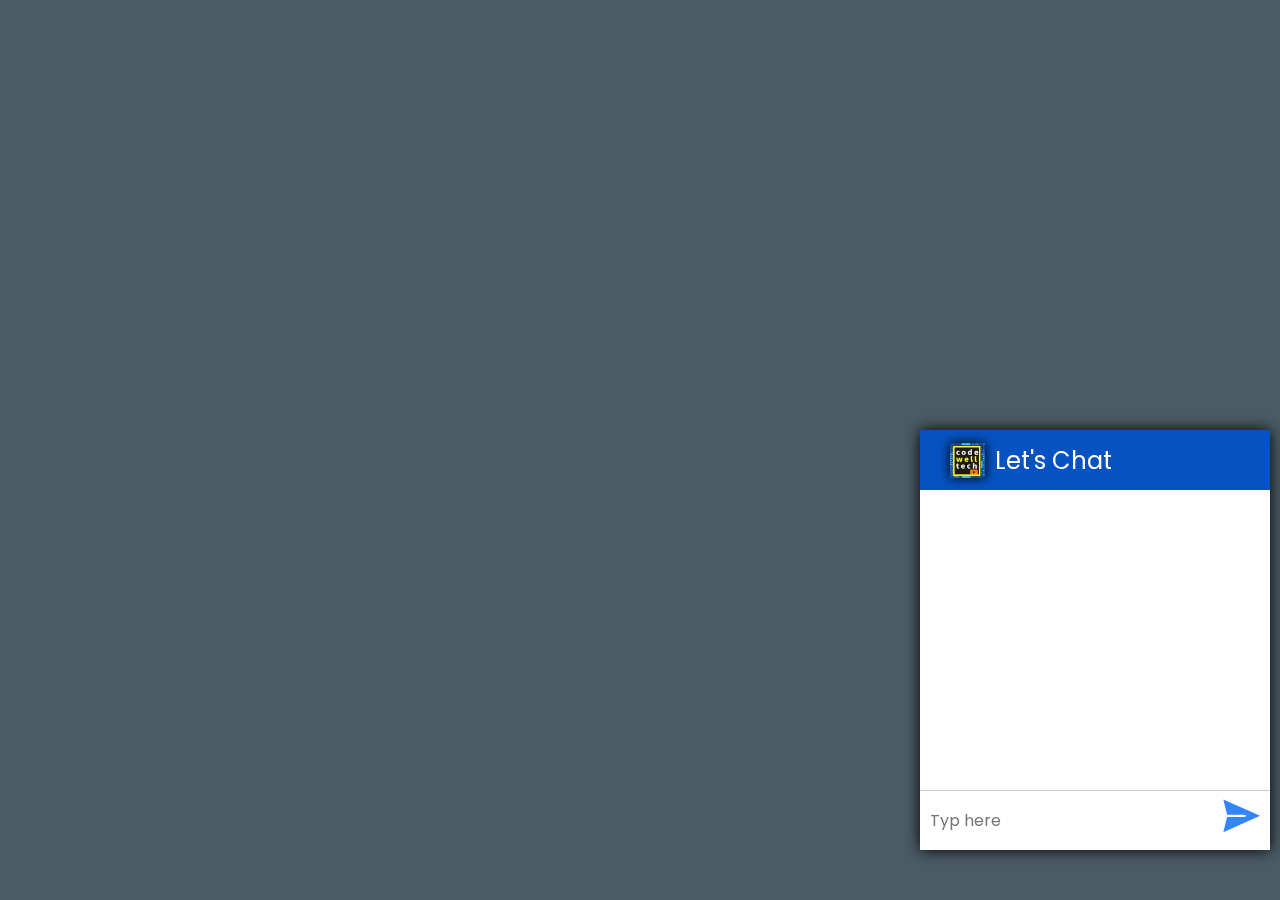
<file: sheRises/SheRises-main/sheRises/chatbot-css-js-1-main/chatbot-css-js-1-main/index.html>
<!DOCTYPE html>
<html lang="en">
  <head>
    <meta charset="UTF-8" />
    <meta http-equiv="X-UA-Compatible" content="IE=edge" />
    <meta name="viewport" content="width=device-width, initial-scale=1.0" />
    <title>Chatbot</title>
    <link rel="stylesheet" href="style.css" />
    <script src="response.js" defer></script>
    <script src="app.js" defer></script>
  </head>
  <body>
    <div class="container">
      <div class="chat-header">
        <div class="logo">
          <img src="images/cwt.jpg" alt="cwt" />
        </div>
        <div class="title">Let's Chat</div>
      </div>
      <div class="chat-body"></div>
      <div class="chat-input">
        <div class="input-sec">
          <input type="text" id="txtInput" placeholder="Typ here" autofocus />
        </div>
        <div class="send">
          <img src="images/send.svg" alt="send" />
        </div>
      </div>
    </div>
  </body>
</html>
</file>
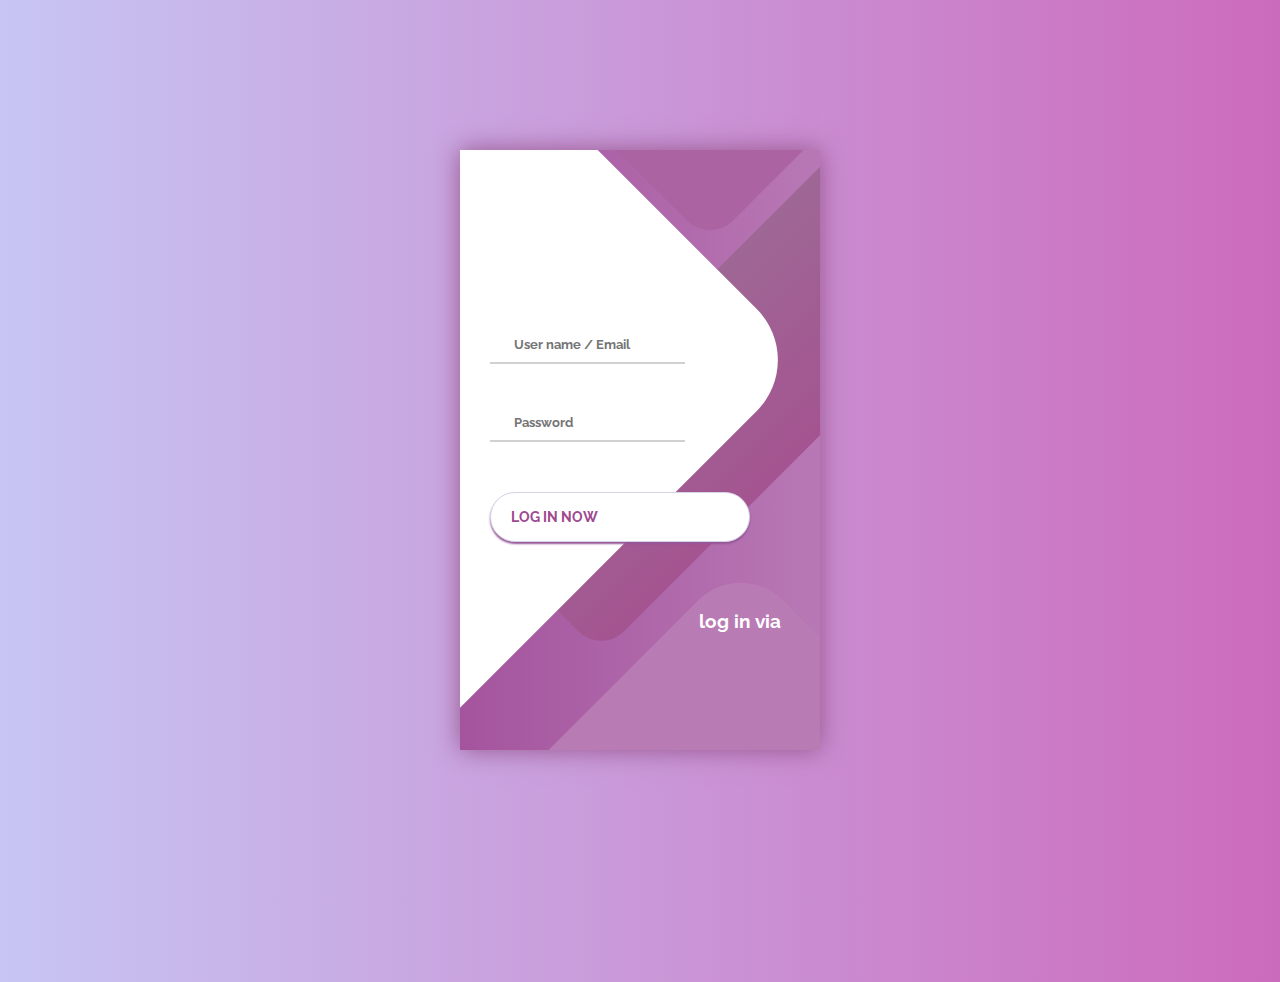
<file: sheRises/SheRises-main/sheRises/login copy/login.html>
<!doctype html>
<html lang="en">

<head>
    <!-- Required meta tags -->
    <meta charset="utf-8">
    <meta name="viewport" content="width=device-width, initial-scale=1">

    <!-- Font Awesome CDN  -->
    <link rel="stylesheet" href="https://cdnjs.cloudflare.com/ajax/libs/font-awesome/5.14.0/css/all.min.css"
        integrity="sha512-1PKOgIY59xJ8Co8+NE6FZ+LOAZKjy+KY8iq0G4B3CyeY6wYHN3yt9PW0XpSriVlkMXe40PTKnXrLnZ9+fkDaog=="
        crossorigin="anonymous" />

    <!-- CSS -->
    <link rel="stylesheet" href="style.css">

    <title>Awesome Login Form using HTML and CSS - Coding Torque</title>
</head>

<body>
    <div class="container">
        <div class="screen">
            <div class="screen__content">
                <form class="login">
                    <div class="login__field">
                        <i class="login__icon fas fa-user"></i>
                        <input type="text" class="login__input" placeholder="User name / Email">
                    </div>
                    <div class="login__field">
                        <i class="login__icon fas fa-lock"></i>
                        <input type="password" class="login__input" placeholder="Password">
                    </div>
                    <button class="button login__submit" >
                        <span class="button__text">Log In Now</span>
                        <i class="button__icon fas fa-chevron-right"></i>
                    </button>
                </form>
                <div class="social-login">
                    <h3>log in via</h3>
                    <div class="social-icons">
                        <a href="#" class="social-login__icon fab fa-instagram"></a>
                        <a href="#" class="social-login__icon fab fa-facebook"></a>
                        <a href="#" class="social-login__icon fab fa-twitter"></a>
                    </div>
                </div>
            </div>
            <div class="screen__background">
                <span class="screen__background__shape screen__background__shape4"></span>
                <span class="screen__background__shape screen__background__shape3"></span>
                <span class="screen__background__shape screen__background__shape2"></span>
                <span class="screen__background__shape screen__background__shape1"></span>
            </div>
        </div>
    </div>
</body>

</html>
</file>
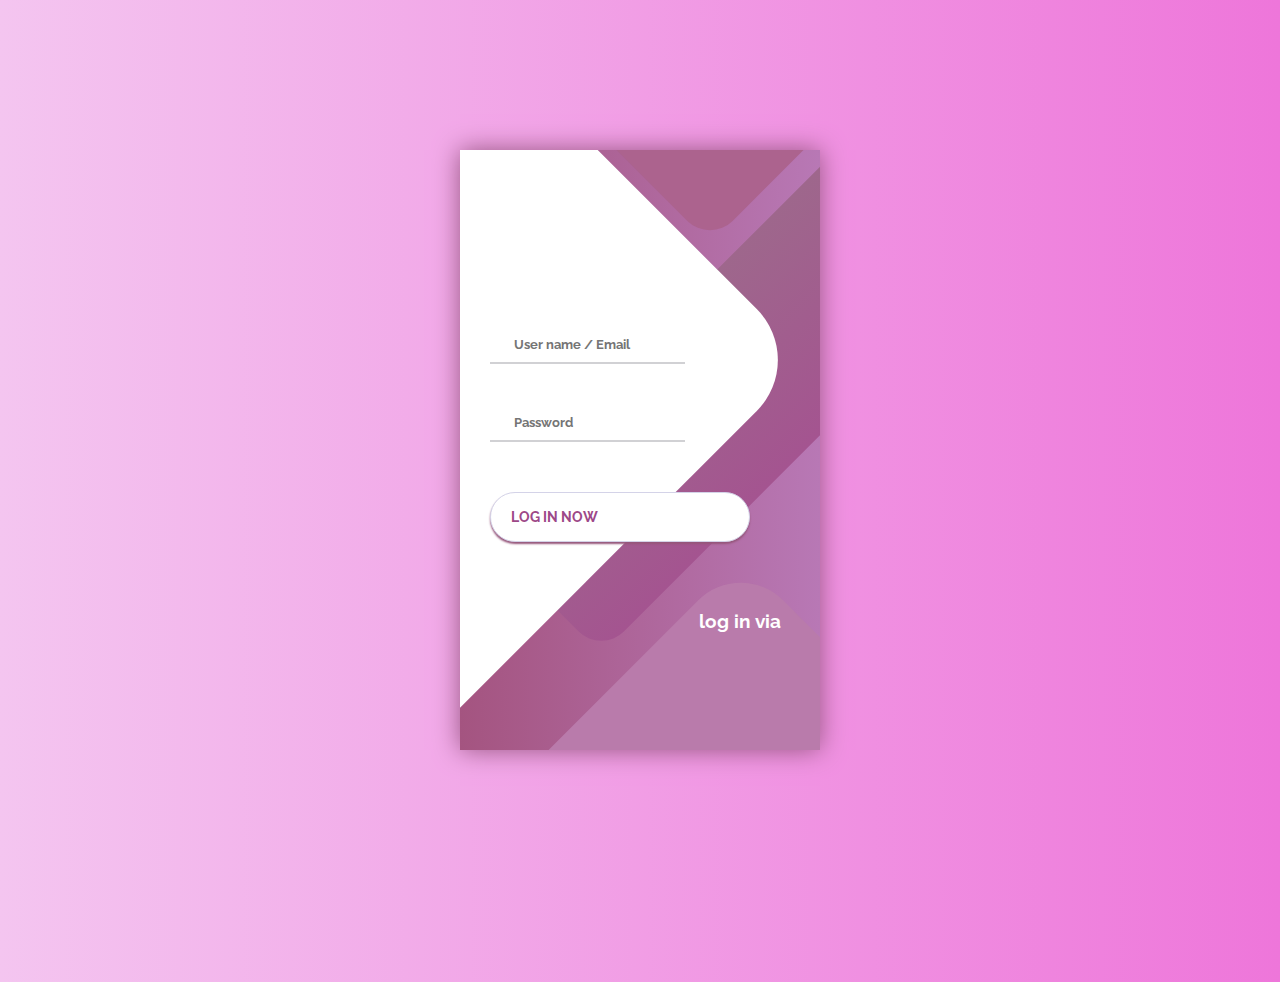
<file: sheRises/SheRises-main/sheRises/login/login.html>
<!doctype html>
<html lang="en">

<head>
    <!-- Required meta tags -->
    <meta charset="utf-8">
    <meta name="viewport" content="width=device-width, initial-scale=1">

    <!-- Font Awesome CDN  -->
    <link rel="stylesheet" href="https://cdnjs.cloudflare.com/ajax/libs/font-awesome/5.14.0/css/all.min.css"
        integrity="sha512-1PKOgIY59xJ8Co8+NE6FZ+LOAZKjy+KY8iq0G4B3CyeY6wYHN3yt9PW0XpSriVlkMXe40PTKnXrLnZ9+fkDaog=="
        crossorigin="anonymous" />

    <!-- CSS -->
    <link rel="stylesheet" href="style.css">

    <title>login</title>
</head>

<body>
    <div class="container">
        <div class="screen">
            <div class="screen__content">
                <form class="login">
                    <div class="login__field">
                        <i class="login__icon fas fa-user"></i>
                        <input type="text" class="login__input" placeholder="User name / Email">
                    </div>
                    <div class="login__field">
                        <i class="login__icon fas fa-lock"></i>
                        <input type="password" class="login__input" placeholder="Password">
                    </div>
                    <button class="button login__submit" >
                        <span class="button__text">Log In Now</span>
                        <i class="button__icon fas fa-chevron-right"></i>
                    </button>
                </form>
                <div class="social-login">
                    <h3>log in via</h3>
                    <div class="social-icons">
                        <a href="#" class="social-login__icon fab fa-instagram"></a>
                        <a href="#" class="social-login__icon fab fa-facebook"></a>
                        <a href="#" class="social-login__icon fab fa-twitter"></a>
                    </div>
                </div>
            </div>
            <div class="screen__background">
                <span class="screen__background__shape screen__background__shape4"></span>
                <span class="screen__background__shape screen__background__shape3"></span>
                <span class="screen__background__shape screen__background__shape2"></span>
                <span class="screen__background__shape screen__background__shape1"></span>
            </div>
        </div>
    </div>
</body>

</html>
</file>
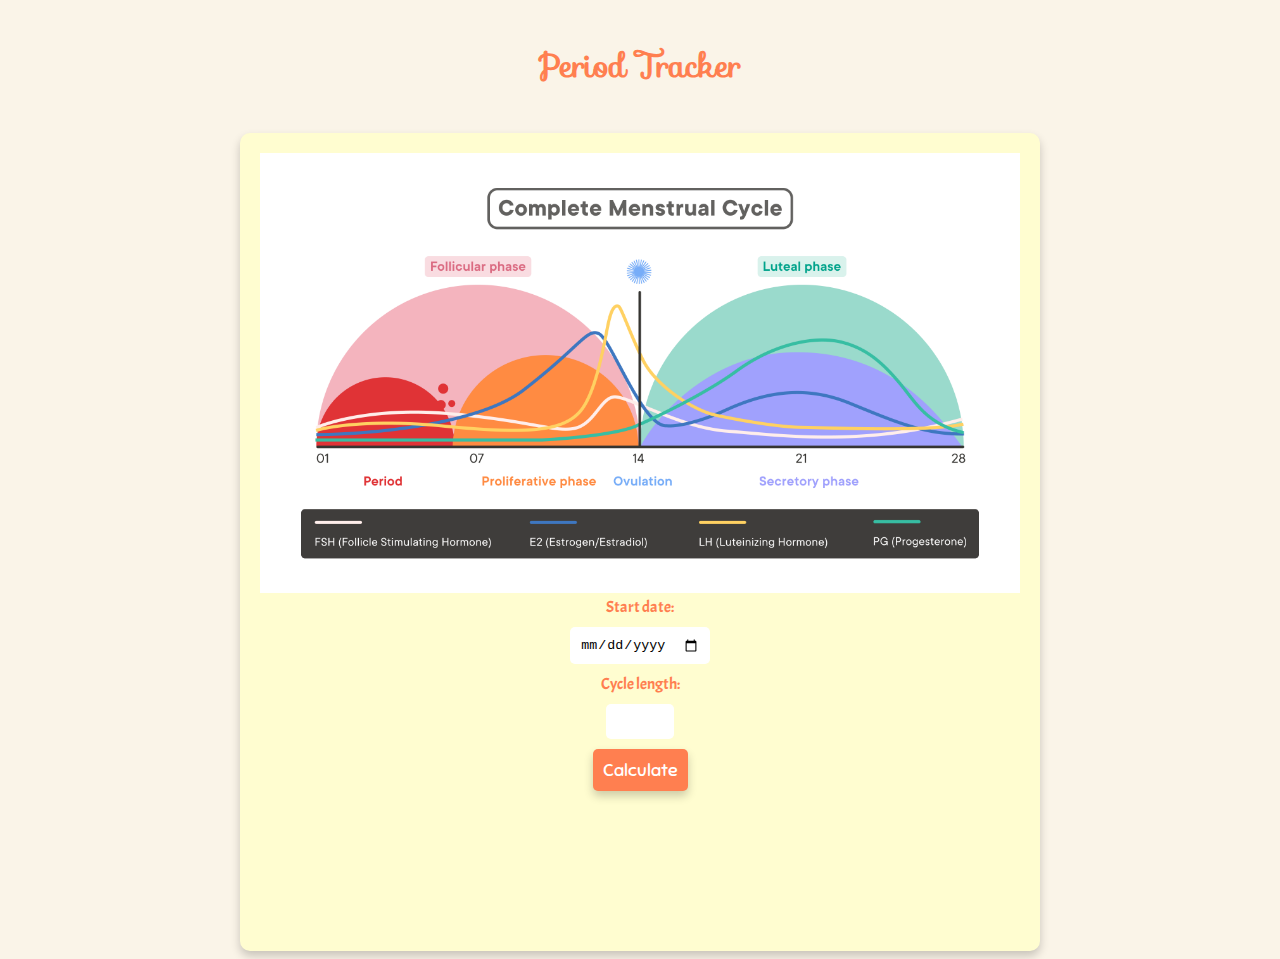
<file: sheRises/SheRises-main/sheRises/period/1.html>
<!DOCTYPE html>
<html>
    <head>
        <title>PeriodTracker</title>
        <link rel="stylesheet" href="./style.css"/>
        <link rel="stylesheet" href="../src/Style.css"/>
        <link rel="stylesheet" href="../src/mobile-style.css"/>
    </head>
    <body>
        
        <h1>Period Tracker</h1>
        
        <div class="container">
            <img src="../assets/cycle.png" alt="cycle.png" class="center">
            <form>
                <label for="startDate">Start date:</label>
                <input type="date" id="startDate" name="startDate">
                
                <label for="cycleLength">Cycle length:</label>
                <input type="number" id="cycleLength" name="cycleLength" min="21" max="35">
                <button type="button" onclick="calculateAndSuggest() ">Calculate</button>

                <!--<button onclick="calculateNextPeriod()">Calculate</button>-->
                
                <p id="nextPeriodDisplay"></p>
                <p id="phaseDisplay"></p>
                <p id="tipsDisplay"></p>
            </form>
        </div>       
        <script src="./script.js"></script>

    </body>
</html>
</file>
<file: sheRises/SheRises-main/sheRises/chatbot-css-js-1-main/chatbot-css-js-1-main/style.css>
@import url("https://fonts.googleapis.com/css2?family=Fira+Code:wght@400;500;600&family=Poppins:wght@200;300&display=swap");
* {
  margin: 0;
  padding: 0;
  box-sizing: border-box;
  font-family: "Poppins", sans-serif;
}
body {
  background: #4b5c66;
}
.container {
  --light-color: #fff;
  height: 420px;
  width: 350px;
  background: var(--light-color);
  position: fixed;
  bottom: 50px;
  right: 10px;
  box-shadow: 0px 0px 15px 0px black;
}
.chat-header {
  height: 60px;
  display: flex;
  align-items: center;
  padding: 0px 30px;
  background-color: #0652c0;
  color: var(--light-color);
  font-size: 1.5rem;
}

.chat-header .logo {
  height: 35px;
  width: 35px;
  box-shadow: 0px 0px 10px 0px black;
}
.chat-header img {
  height: 100%;
  width: 100%;
}
.chat-header .title {
  padding-left: 10px;
}
.chat-body {
  height: 300px;
  display: flex;
  flex-direction: column;
  padding: 8px 10px;
  align-items: flex-end;
  overflow-y: auto;
}
.chat-input {
  height: 60px;
  display: flex;
  align-items: center;
  border-top: 1px solid #ccc;
}
.input-sec {
  flex: 9;
}
.send {
  flex: 1;
  padding-right: 4px;
}
#txtInput {
  line-height: 30px;
  padding: 8px 10px;
  border: none;
  outline: none;
  caret-color: black;
  font-size: 1rem;
  width: 100%;
}

.chatbot-message,
.user-message {
  padding: 8px;
  background: #ccc;
  margin: 5px;
  width: max-content;
  border-radius: 10px 3px 10px 10px;
}
.chatbot-message {
  background: #0652c0;
  color: var(--light-color);
  align-self: flex-start;
  border-radius: 10px 10px 3px 10px;
}
</file>
<file: sheRises/SheRises-main/sheRises/login copy/style.css>
@import url("https://fonts.googleapis.com/css?family=Raleway:400,700");

* {
  box-sizing: border-box;
  margin: 0;
  padding: 0;
  font-family: Raleway, sans-serif;
}

body {
  background: linear-gradient(90deg, #c7c5f4, #cc6bbc);
}

.container {
  display: flex;
  align-items: center;
  justify-content: center;
  min-height: 100vh;
}

.screen {
  background: linear-gradient(90deg, #a4549d, #b878b5);
  position: relative;
  height: 600px;
  width: 360px;
  box-shadow: 0px 0px 24px #96568d;
}

.screen__content {
  z-index: 1;
  position: relative;
  height: 100%;
}

.screen__background {
  position: absolute;
  top: 0;
  left: 0;
  right: 0;
  bottom: 0;
  z-index: 0;
  -webkit-clip-path: inset(0 0 0 0);
  clip-path: inset(0 0 0 0);
}

.screen__background__shape {
  transform: rotate(45deg);
  position: absolute;
}

.screen__background__shape1 {
  height: 520px;
  width: 520px;
  background: #fff;
  top: -50px;
  right: 120px;
  border-radius: 0 72px 0 0;
}

.screen__background__shape2 {
  height: 220px;
  width: 220px;
  background: #ac63a2;
  top: -172px;
  right: 0;
  border-radius: 32px;
}

.screen__background__shape3 {
  height: 540px;
  width: 190px;
  background: linear-gradient(270deg, #a45490, #9e6795);
  top: -24px;
  right: 0;
  border-radius: 32px;
}

.screen__background__shape4 {
  height: 400px;
  width: 200px;
  background: #b97bb4;
  top: 420px;
  right: 50px;
  border-radius: 60px;
}

.login {
  width: 320px;
  padding: 30px;
  padding-top: 156px;
}

.login__field {
  padding: 20px 0px;
  position: relative;
}

.login__icon {
  position: absolute;
  top: 30px;
  color: #b575b0;
}

.login__input {
  border: none;
  border-bottom: 2px solid #d1d1d4;
  background: none;
  padding: 10px;
  padding-left: 24px;
  font-weight: 700;
  width: 75%;
  transition: 0.2s;
}

.login__input:active,
.login__input:focus,
.login__input:hover {
  outline: none;
  border-bottom-color: #9e679a;
}

.login__submit {
  background: #fff;
  font-size: 14px;
  margin-top: 30px;
  padding: 16px 20px;
  border-radius: 26px;
  border: 1px solid #d4d3e8;
  text-transform: uppercase;
  font-weight: 700;
  display: flex;
  align-items: center;
  width: 100%;
  color: #9d488f;
  box-shadow: 0px 2px 2px #965696;
  cursor: pointer;
  transition: 0.2s;
}

.login__submit:active,
.login__submit:focus,
.login__submit:hover {
  border-color: #9e679e;
  outline: none;
}

.button__icon {
  font-size: 24px;
  margin-left: auto;
  color: #b575ad;
}

.social-login {
  position: absolute;
  height: 140px;
  width: 160px;
  text-align: center;
  bottom: 0px;
  right: 0px;
  color: #fff;
}

.social-icons {
  display: flex;
  align-items: center;
  justify-content: center;
}

.social-login__icon {
  padding: 20px 10px;
  color: #fff;
  text-decoration: none;
  text-shadow: 0px 0px 8px #b575ad;
}

.social-login__icon:hover {
  transform: scale(1.5);
}
</file>
<file: sheRises/SheRises-main/sheRises/login/style.css>
@import url("https://fonts.googleapis.com/css?family=Raleway:400,700");

* {
  box-sizing: border-box;
  margin: 0;
  padding: 0;
  font-family: Raleway, sans-serif;
}

body {
  background: linear-gradient(90deg, #f4c5f0, #ee76da);
}

.container {
  display: flex;
  align-items: center;
  justify-content: center;
  min-height: 100vh;
}

.screen {
  background: linear-gradient(90deg, #a45480, #b878b5);
  position: relative;
  height: 600px;
  width: 360px;
  box-shadow: 0px 0px 24px #965681;
}

.screen__content {
  z-index: 1;
  position: relative;
  height: 100%;
}

.screen__background {
  position: absolute;
  top: 0;
  left: 0;
  right: 0;
  bottom: 0;
  z-index: 0;
  -webkit-clip-path: inset(0 0 0 0);
  clip-path: inset(0 0 0 0);
}

.screen__background__shape {
  transform: rotate(45deg);
  position: absolute;
}

.screen__background__shape1 {
  height: 520px;
  width: 520px;
  background: #fff;
  top: -50px;
  right: 120px;
  border-radius: 0 72px 0 0;
}

.screen__background__shape2 {
  height: 220px;
  width: 220px;
  background: #ac638e;
  top: -172px;
  right: 0;
  border-radius: 32px;
}

.screen__background__shape3 {
  height: 540px;
  width: 190px;
  background: linear-gradient(270deg, #a45490, #9e678c);
  top: -24px;
  right: 0;
  border-radius: 32px;
}

.screen__background__shape4 {
  height: 400px;
  width: 200px;
  background: #b97bab;
  top: 420px;
  right: 50px;
  border-radius: 60px;
}

.login {
  width: 320px;
  padding: 30px;
  padding-top: 156px;
}

.login__field {
  padding: 20px 0px;
  position: relative;
}

.login__icon {
  position: absolute;
  top: 30px;
  color: #b575aa;
}

.login__input {
  border: none;
  border-bottom: 2px solid #d1d1d4;
  background: none;
  padding: 10px;
  padding-left: 24px;
  font-weight: 700;
  width: 75%;
  transition: 0.2s;
}

.login__input:active,
.login__input:focus,
.login__input:hover {
  outline: none;
  border-bottom-color: #9e6792;
}

.login__submit {
  background: #fff;
  font-size: 14px;
  margin-top: 30px;
  padding: 16px 20px;
  border-radius: 26px;
  border: 1px solid #d4d3e8;
  text-transform: uppercase;
  font-weight: 700;
  display: flex;
  align-items: center;
  width: 100%;
  color: #9d4888;
  box-shadow: 0px 2px 2px #96567b;
  cursor: pointer;
  transition: 0.2s;
}

.login__submit:active,
.login__submit:focus,
.login__submit:hover {
  border-color: #9e679e;
  outline: none;
}

.button__icon {
  font-size: 24px;
  margin-left: auto;
  color: #b575ad;
}

.social-login {
  position: absolute;
  height: 140px;
  width: 160px;
  text-align: center;
  bottom: 0px;
  right: 0px;
  color: #fff;
}

.social-icons {
  display: flex;
  align-items: center;
  justify-content: center;
}

.social-login__icon {
  padding: 20px 10px;
  color: #fff;
  text-decoration: none;
  text-shadow: 0px 0px 8px #b575a7;
}

.social-login__icon:hover {
  transform: scale(1.5);
}
</file>
<file: sheRises/SheRises-main/sheRises/period/style.css>
@import url("https://fonts.googleapis.com/css?family=Sofia");
@import url("https://fonts.googleapis.com/css?family=Acme|Lobster|Patua+One|Rubik|Sniglet");

body{
    background-color: #FAF4E8;
    font-family: 'Rubik', sans-serif;
}

h1{
    font-family: 'Sofia', cursive;
    text-align: center;
    padding: 20px;
    color: #FF7F50;
}

img {
    max-width: 100%;
    height: auto;
  }

.container{
    width: 800px;
    margin: auto;
    background-color: #FFFDD0;
    padding: 20px;
    border-radius: 10px;
    box-shadow: 0px 5px 10px rgba(0,0,0,0.2);
}

form{
    display: flex;
    flex-direction: column;
    justify-content: center;
    align-items: center;
}

label{
    font-family: 'Acme', sans-serif;
    font-size: 16px;
    margin-bottom: 10px;
    color: #FF7F50;
}

input[type="date"], input[type="number"]{
    padding: 10px;
    border: none;
    border-radius: 5px;
    margin-bottom: 10px;
}

button{
    background-color: #FF7F50;
    color: white;
    border: none;
    border-radius: 5px;
    padding: 10px;
    font-family: 'Sniglet', cursive;
    font-size: 18px;
    margin-bottom: 20px;
    cursor: pointer;
    box-shadow: 0px 5px 10px rgba(0,0,0,0.2);
}

button:hover{
    background-color: #FFA07A;
}

#nextPeriodDisplay{
    font-family: 'Patua One', cursive;
    font-size: 20px;
    text-align: center;
    margin-top: 20px;
    color: #FF7F50;
}

#phaseDisplay{
    font-family: 'Patua One', cursive;
    font-size: 20px;
    text-align: center;
    margin-top: 20px;
    color: #FF7F50;
}
#tipsDisplay{
    font-family: 'Patua One', cursive;
    font-size: 20px;
    text-align: center;
    margin-top: 20px;
    color: #FF7F50;
}
</file>
<file: sheRises/SheRises-main/sheRises/src/Style.css>
@import url("https://fonts.googleapis.com/css?family=Acme|Lobster|Patua+One|Rubik|Sniglet");
* {
  box-sizing: border-box;
}
.mainheading {
  text-align: center;
  font-style: italic;
  font-family: 'Franklin Gothic Medium', 'Arial Narrow', Arial, sans-serif;
}
header,
section {
  overflow-x: hidden;
}

:root {
  --Sniglet-font: "Sniglet", cursive;
  --Rubik: "Rubik", cursive;
  --Patua: "Patua One", cursive;
  --Lobster: "lobster", cursive;
  --light-black: #2e2c2caf;
  --bggradient: linear-gradient(to bottom, #dd2476, #ff512f);
  --light-gray: rgba(255, 255, 255, 0.877);
}

header a {
  font-family: var(--Sniglet-font);
  font-size: 0.9em;
  color: whitesmoke;
}

.dropdown-content {
  display: none;
  position: absolute;
  background-color: #f1f1f1;
  min-width: 160px;
  box-shadow: 0px 2px 15px 0px rgba(0, 0, 0, 0.2);
  z-index: 1;
}

.dropdown-content a {
  color: black;
  padding: 12px 16px;
  text-decoration: none;
  display: block;
}

.dropdown-content a:hover {
  background-color: #ddd;
}

.dropdown:hover .dropdown-content {
  display: block;
}

header .nav-item:last-child {
  padding-right: 10.5em;
}

header .nav-item {
  padding: 0.9em;
}

header .navbar-brand {
  padding-left: 8rem;
}

header .nav-link:hover {
  color: black;
}

header .row .col-md-7 {
  padding: 22vmin 1vmin;
  padding-bottom: 35vmin;
}

header .row .col-md-5 {
  padding: 4.2vmin 1vmin;
}

header .row .col-md-5 img {
  width: 90%;
}

header {
  background: #ff512f;
  /* fallback for old browsers */
  background: var(--bggradient);
}

header .container .col-md-7 {
  font-family: "Rubik", sans-serif;
}

header .container .col-md-7 h6 {
  padding: 1vmin;
  letter-spacing: 4px;
}

header .container .col-md-7 h1 {
  font-size: 8.5vmin;
  font-weight: bold;
  padding: 0.1em 0em;
}

header .container .col-md-7 p {
  padding: 1vmin 5vmin;
}

.primary-btn {
  border-radius: 30px;
  font-weight: bold;
}

/********** section 1 **************/

.section-1 {
  padding: 20vmin 0vmin;
}

.section-1 .row .col-md-6 .pray img {
  opacity: 0.8;
  width: 80%;
  border-radius: 0.2em;
}

.section-1 .row .col-md-6:last-child {
  position: relative;
}

.section-1 .row .col-md-6 .panel {
  position: absolute;
  top: 7vmin;
  left: -18vmin;
  background: white;
  border-radius: 3px;
  text-align: left;
  padding: 13vmin 5vmin 20vmin 10vmin;
  box-shadow: 0px 25px 42px rgba(0, 0, 0, 0.2);
  font-family: var(--Rubik);
  z-index: 1;
}

.section-1 .row .col-md-6 .panel h1 {
  font-weight: bold;
  padding: 0.4em 0;
  font-size: 2em;
}

.section-1 .row .col-md-6 .panel p {
  font-size: 0.9em;
  color: rgba(0, 0, 0, 0.5);
}

/*  Section 2  */

.cover {
  width: 100%;
  height: 55vmin;
  background: url("../assets/pexels-photo-452738.jpeg");
  background-position: -24rem -19rem;
  background-size: 150%;
  position: relative;
}

.cover .overlay {
  position: absolute;
  top: 0;
  left: 0;
  width: 100%;
  height: 100%;
  z-index: 999;
}

.cover .content {
  width: 100%;
  height: 100%;
  background: rgba(0, 0, 0, 0.7);
  padding-top: 19vmin;
}

.cover .content > h1 {
  font-family: var(--Patua);
  font-size: 6vmin;
  color: whitesmoke;
}

.cover .content > p {
  font-family: var(--Rubik);
  font-size: 2vmin;
  color: #e5e5e5;
}

.numbers .rect {
  position: relative;
  z-index: 1;
  background: white;
  width: 20rem;
  height: 5rem;
  padding-top: 3.5vmin;
  margin: 1rem;
  border-radius: 0.5em;
  box-shadow: 1px 2px 50px 0px rgba(255, 0, 0, 0.349);
}

.numbers {
  margin-top: -15vmin;
}

.numbers .rect h1 {
  font-size: 5rem;
  color: tomato;
}

.numbers .rect > p {
  font-family: var(--Patua);
}

.purchase > h1 {
  padding-top: 15vmin;
  padding-bottom: 0.1em;
  font-family: var(--Lobster);
}

.purchase > p {
  color: var(--light-black);
  font-size: 3vmin;
  padding-bottom: 10vmin;
}

.purchase .cards .card {
  width: 22rem;
  margin: 3vmin 3vmin;
}

.cards div {
  padding: 0;
  margin: 0;
}

.cards .title {
  background: rgba(208, 241, 241, 0.199);
  padding: 1.4em 2.5em;
  font-size: 2vmin;
}

.card .card-text {
  padding: 2.5rem 3rem;
  color: var(--light-black);
}

.card-body .pricing {
  background: rgba(208, 241, 241, 0.199);
  border-top-right-radius: 170px;
  border-top-left-radius: 170px;
}

.card-body .pricing > h1 {
  font-size: 3vmin;
  padding: 1em 0.5em;
}

/* Section 3 */

.section-3 {
  height: 70vmin;
  margin-top: 15vmin;
  background: var(--bggradient);
}

.section-3 .col-md-12 > h1 {
  padding: 2em 0 0.5em 0;
  color: whitesmoke;
  font-size: 6vmin;
}

.section-3 .col-md-12 > p {
  padding: 0 4em;
  padding-bottom: 2em;
  color: var(--light-gray);
  font-size: 3vmin;
}

.section-3 .desktop {
  background: white;
  display: inline-block;
  border-radius: 3em;
  padding: 2vmin 4.5vmin;
  margin: 1em;
}

.section-3 .desktop h3 {
  font-size: 4vmin;
}

.section-3 .desktop p {
  font-size: 2vmin;
}

/* Section Team */

.section-4 .container h1 {
  font-size: 6vmin;
  padding-top: 14vmin;
}

.section-4 .team {
  padding: 10vmin 4vmin;
}

.section-4 .card {
  width: 22em;
  margin-top: 10vmin;
}

.section-4 .card .card-text {
  padding: 0.5em;
}

.section-4 .card-body > a {
  font-size: 1.5em;
}

.section-4 .carousel-item {
  padding-left: 3rem;
}

.border-radius {
  border-radius: 340px;
  width: 60%;
}

footer {
  background: rgba(0, 0, 0, 0.815);
  overflow-x: hidden;
  padding: 14vmin 18vmin;
}

footer p > span {
  color: #ff512f;
}

footer input {
  border: none !important;
}

footer input::placeholder {
  color: white !important;
}

footer .input-group .input-group-text {
  background: var(--bggradient);
  border: none;
}

footer .column i {
  color: #dd2476;
}

/* It is Adjacent sibling combinator */

footer .column i + i {
  padding: 0 0.5em;
}

.sticky {
  position: fixed;
  top: 0;
  width: 100%;
  background: rgba(0, 0, 0, 0.815);
  z-index: 9999;
  transition: all 1.5s ease;
}
</file>
<file: sheRises/SheRises-main/sheRises/src/mobile-style.css>
@media only screen and (max-width: 768px) {
  header .navbar-brand {
    padding-left: 1rem;
  }
  .mainheading {
    text-align: center;
  }
  .section-1 .row .col-md-6 .panel {
    position: initial;
    width: initial;
    height: initial;
  }
  .section-2 .cover {
    background-position: -25vmin -10vmin;
  }
  .numbers .rect {
    width: 10rem;
    height: 8rem;
  }
  .numbers .rect h1 {
    font-size: 2rem;
  }

  .section-3 {
    height: inherit;
    padding: 10vmin !important;
  }
  .section-3 .row h1 {
    padding: 6vmin 4vmin;
  }
  .section-3 .platform .col-md-6 {
    text-align: center !important;
  }
  .section-3 .desktop i {
    font-size: 8vmin;
  }
  .section-4 .carousel-item {
    padding-left: 0.6rem;
  }
  footer .row .col-md-2 {
    margin-top: 8vmin;
  }
}

/* screen size 375px */

@media only screen and (max-width: 375px) {
  .section-4 .card {
    width: 18em;
  }
}

@media only screen and (max-width: 320px) {
  .section-4 .carousel-inner {
    margin-left: -4vmin;
  }
}
</file>
